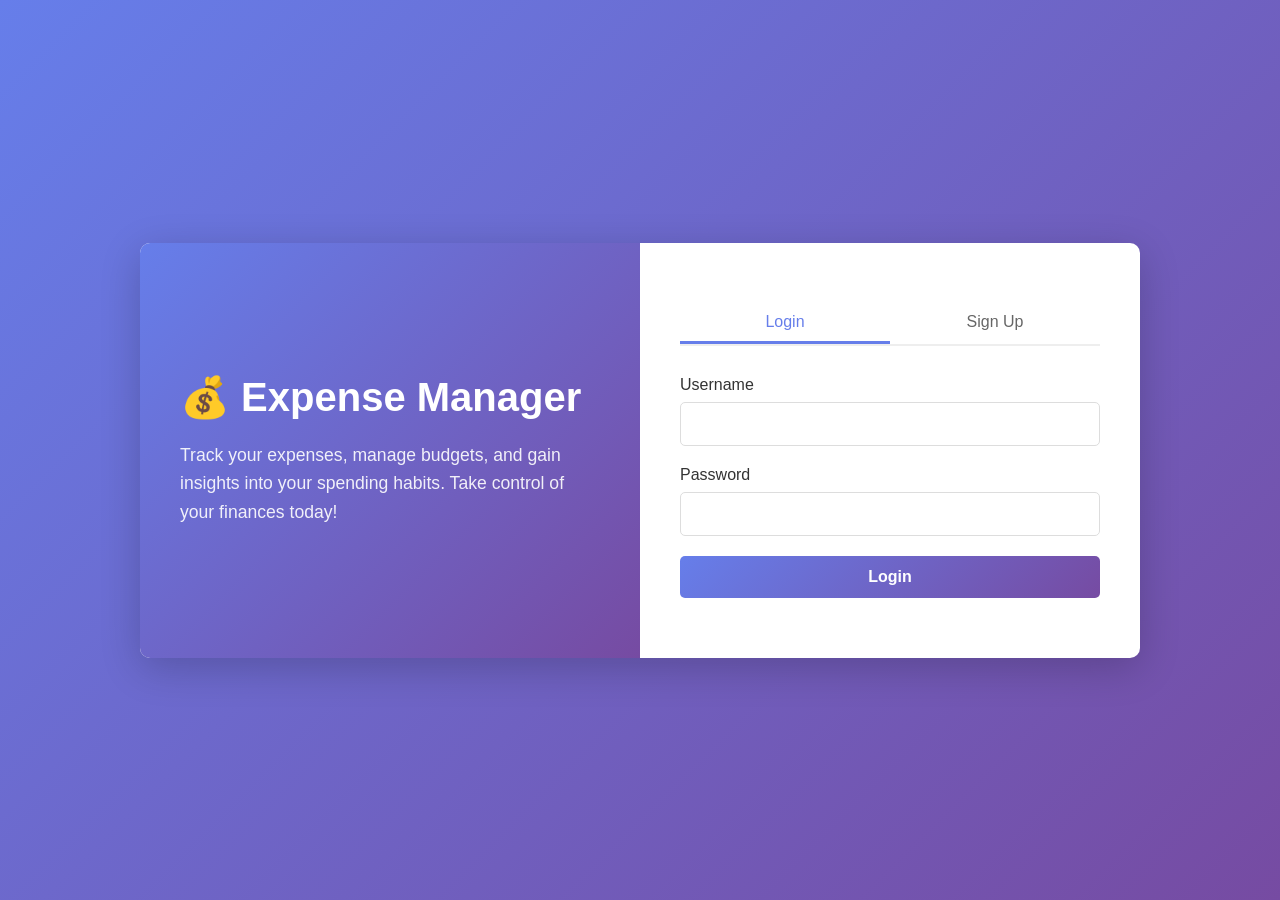
<file: templates/login.html>
<!DOCTYPE html>
<html lang="en">
<head>
    <meta charset="UTF-8">
    <meta name="viewport" content="width=device-width, initial-scale=1.0">
    <title>Expense Manager - Login</title>
    <style>
        * {
            margin: 0;
            padding: 0;
            box-sizing: border-box;
        }

        body {
            font-family: 'Segoe UI', Tahoma, Geneva, Verdana, sans-serif;
            background: linear-gradient(135deg, #667eea 0%, #764ba2 100%);
            min-height: 100vh;
            display: flex;
            justify-content: center;
            align-items: center;
        }

        .container {
            display: flex;
            width: 100%;
            max-width: 1000px;
            background: white;
            border-radius: 10px;
            box-shadow: 0 10px 40px rgba(0, 0, 0, 0.2);
            overflow: hidden;
        }

        .welcome-section {
            flex: 1;
            background: linear-gradient(135deg, #667eea 0%, #764ba2 100%);
            color: white;
            padding: 60px 40px;
            display: flex;
            flex-direction: column;
            justify-content: center;
        }

        .welcome-section h1 {
            font-size: 2.5em;
            margin-bottom: 20px;
        }

        .welcome-section p {
            font-size: 1.1em;
            line-height: 1.6;
            opacity: 0.9;
        }

        .form-section {
            flex: 1;
            padding: 60px 40px;
            display: flex;
            flex-direction: column;
            justify-content: center;
        }

        .form-section h2 {
            margin-bottom: 30px;
            color: #333;
        }

        .tab-container {
            display: flex;
            margin-bottom: 30px;
            border-bottom: 2px solid #eee;
        }

        .tab {
            flex: 1;
            padding: 10px;
            text-align: center;
            cursor: pointer;
            color: #666;
            font-weight: 500;
            border-bottom: 3px solid transparent;
            transition: all 0.3s;
        }

        .tab.active {
            color: #667eea;
            border-bottom-color: #667eea;
        }

        .form-content {
            display: none;
        }

        .form-content.active {
            display: block;
        }

        .form-group {
            margin-bottom: 20px;
        }

        label {
            display: block;
            margin-bottom: 8px;
            color: #333;
            font-weight: 500;
        }

        input {
            width: 100%;
            padding: 12px;
            border: 1px solid #ddd;
            border-radius: 5px;
            font-size: 1em;
            transition: border-color 0.3s;
        }

        input:focus {
            outline: none;
            border-color: #667eea;
            box-shadow: 0 0 0 3px rgba(102, 126, 234, 0.1);
        }

        button {
            width: 100%;
            padding: 12px;
            background: linear-gradient(135deg, #667eea 0%, #764ba2 100%);
            color: white;
            border: none;
            border-radius: 5px;
            font-size: 1em;
            font-weight: 600;
            cursor: pointer;
            transition: transform 0.2s, box-shadow 0.2s;
        }

        button:hover {
            transform: translateY(-2px);
            box-shadow: 0 5px 20px rgba(102, 126, 234, 0.4);
        }

        .error {
            color: #e74c3c;
            padding: 10px;
            background: #fadbd8;
            border-radius: 5px;
            margin-bottom: 20px;
            display: none;
        }

        .error.show {
            display: block;
        }

        .loading {
            display: none;
            text-align: center;
            color: #667eea;
        }

        @media (max-width: 768px) {
            .container {
                flex-direction: column;
            }

            .welcome-section {
                padding: 40px 30px;
            }

            .form-section {
                padding: 40px 30px;
            }

            .welcome-section h1 {
                font-size: 1.8em;
            }
        }
    </style>
</head>
<body>
    <div class="container">
        <div class="welcome-section">
            <h1>💰 Expense Manager</h1>
            <p>Track your expenses, manage budgets, and gain insights into your spending habits. Take control of your finances today!</p>
        </div>

        <div class="form-section">
            <div class="tab-container">
                <div class="tab active" onclick="switchTab('login')">Login</div>
                <div class="tab" onclick="switchTab('signup')">Sign Up</div>
            </div>

            <!-- Login Form -->
            <div id="login" class="form-content active">
                <div class="error" id="loginError"></div>
                <form onsubmit="handleLogin(event)">
                    <div class="form-group">
                        <label for="loginUsername">Username</label>
                        <input type="text" id="loginUsername" required>
                    </div>
                    <div class="form-group">
                        <label for="loginPassword">Password</label>
                        <input type="password" id="loginPassword" required>
                    </div>
                    <button type="submit" id="loginBtn">Login</button>
                    <div class="loading" id="loginLoading">Logging in...</div>
                </form>
            </div>

            <!-- Signup Form -->
            <div id="signup" class="form-content">
                <div class="error" id="signupError"></div>
                <form onsubmit="handleSignup(event)">
                    <div class="form-group">
                        <label for="signupUsername">Username</label>
                        <input type="text" id="signupUsername" required>
                    </div>
                    <div class="form-group">
                        <label for="signupEmail">Email</label>
                        <input type="email" id="signupEmail" required>
                    </div>
                    <div class="form-group">
                        <label for="signupPassword">Password</label>
                        <input type="password" id="signupPassword" required minlength="6">
                    </div>
                    <button type="submit" id="signupBtn">Sign Up</button>
                    <div class="loading" id="signupLoading">Creating account...</div>
                </form>
            </div>
        </div>
    </div>

    <script>
        const API_BASE = '';

        function switchTab(tab) {
            document.querySelectorAll('.form-content').forEach(el => el.classList.remove('active'));
            document.querySelectorAll('.tab').forEach(el => el.classList.remove('active'));
            document.getElementById(tab).classList.add('active');
            event.target.classList.add('active');
        }

        async function handleLogin(e) {
            e.preventDefault();
            const username = document.getElementById('loginUsername').value;
            const password = document.getElementById('loginPassword').value;
            const errorDiv = document.getElementById('loginError');
            const loginBtn = document.getElementById('loginBtn');
            const loading = document.getElementById('loginLoading');

            errorDiv.classList.remove('show');
            loginBtn.style.display = 'none';
            loading.style.display = 'block';

            try {
                const res = await fetch(`${API_BASE}/api/auth/login`, {
                    method: 'POST',
                    headers: { 'Content-Type': 'application/json' },
                    body: JSON.stringify({ username, password })
                });

                const data = await res.json();

                if (!res.ok) {
                    throw new Error(data.error || 'Login failed');
                }

                localStorage.setItem('token', data.access_token);
                localStorage.setItem('user', JSON.stringify(data.user));
                window.location.href = '/app';
            } catch (err) {
                errorDiv.textContent = err.message;
                errorDiv.classList.add('show');
                loginBtn.style.display = 'block';
                loading.style.display = 'none';
            }
        }

        async function handleSignup(e) {
            e.preventDefault();
            const username = document.getElementById('signupUsername').value;
            const email = document.getElementById('signupEmail').value;
            const password = document.getElementById('signupPassword').value;
            const errorDiv = document.getElementById('signupError');
            const signupBtn = document.getElementById('signupBtn');
            const loading = document.getElementById('signupLoading');

            errorDiv.classList.remove('show');
            signupBtn.style.display = 'none';
            loading.style.display = 'block';

            try {
                const res = await fetch(`${API_BASE}/api/auth/signup`, {
                    method: 'POST',
                    headers: { 'Content-Type': 'application/json' },
                    body: JSON.stringify({ username, email, password })
                });

                const data = await res.json();

                if (!res.ok) {
                    throw new Error(data.error || 'Signup failed');
                }

                localStorage.setItem('token', data.access_token);
                localStorage.setItem('user', JSON.stringify(data.user));
                window.location.href = '/app';
            } catch (err) {
                errorDiv.textContent = err.message;
                errorDiv.classList.add('show');
                signupBtn.style.display = 'block';
                loading.style.display = 'none';
            }
        }

        // Check if already logged in
        window.addEventListener('load', () => {
            if (localStorage.getItem('token')) {
                window.location.href = '/app';
            }
        });
    </script>
</body>
</html>
</file>
